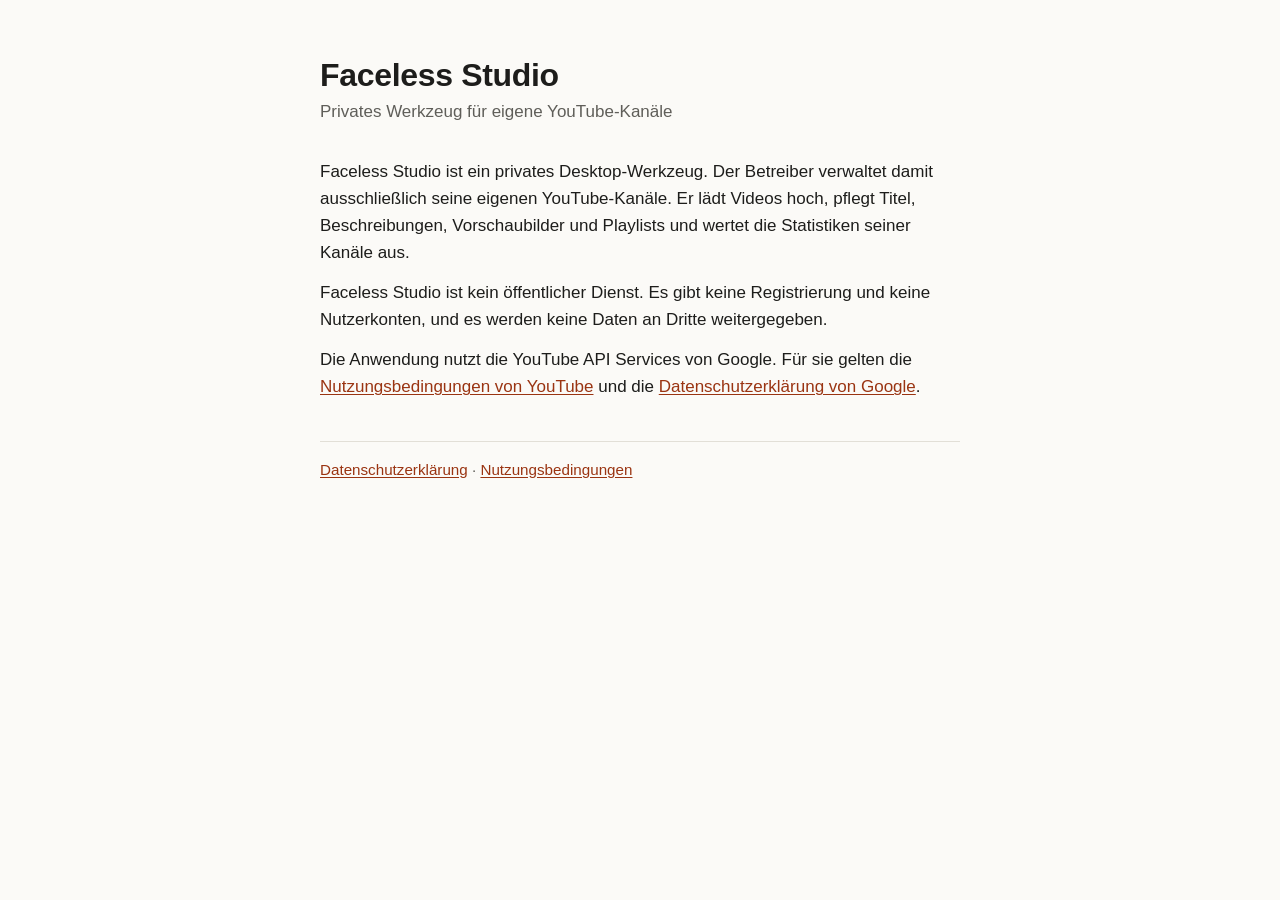
<file: index.html>
<!doctype html>
<html lang="de">
<head>
<meta charset="utf-8">
<meta name="viewport" content="width=device-width, initial-scale=1">
<title>Faceless Studio</title>
<meta name="description" content="Faceless Studio ist ein privates Werkzeug zur Verwaltung eigener YouTube-Kanäle.">
<link rel="stylesheet" href="style.css">
</head>
<body>
<main>
  <h1>Faceless Studio</h1>
  <p class="stand">Privates Werkzeug für eigene YouTube-Kanäle</p>

  <p>Faceless Studio ist ein privates Desktop-Werkzeug. Der Betreiber verwaltet damit ausschließlich seine eigenen YouTube-Kanäle. Er lädt Videos hoch, pflegt Titel, Beschreibungen, Vorschaubilder und Playlists und wertet die Statistiken seiner Kanäle aus.</p>
  <p>Faceless Studio ist kein öffentlicher Dienst. Es gibt keine Registrierung und keine Nutzerkonten, und es werden keine Daten an Dritte weitergegeben.</p>
  <p>Die Anwendung nutzt die YouTube API Services von Google. Für sie gelten die <a href="https://www.youtube.com/t/terms">Nutzungsbedingungen von YouTube</a> und die <a href="https://policies.google.com/privacy">Datenschutzerklärung von Google</a>.</p>

  <nav>
    <a href="datenschutz.html">Datenschutzerklärung</a> ·
    <a href="nutzungsbedingungen.html">Nutzungsbedingungen</a>
  </nav>
</main>
</body>
</html>
</file>
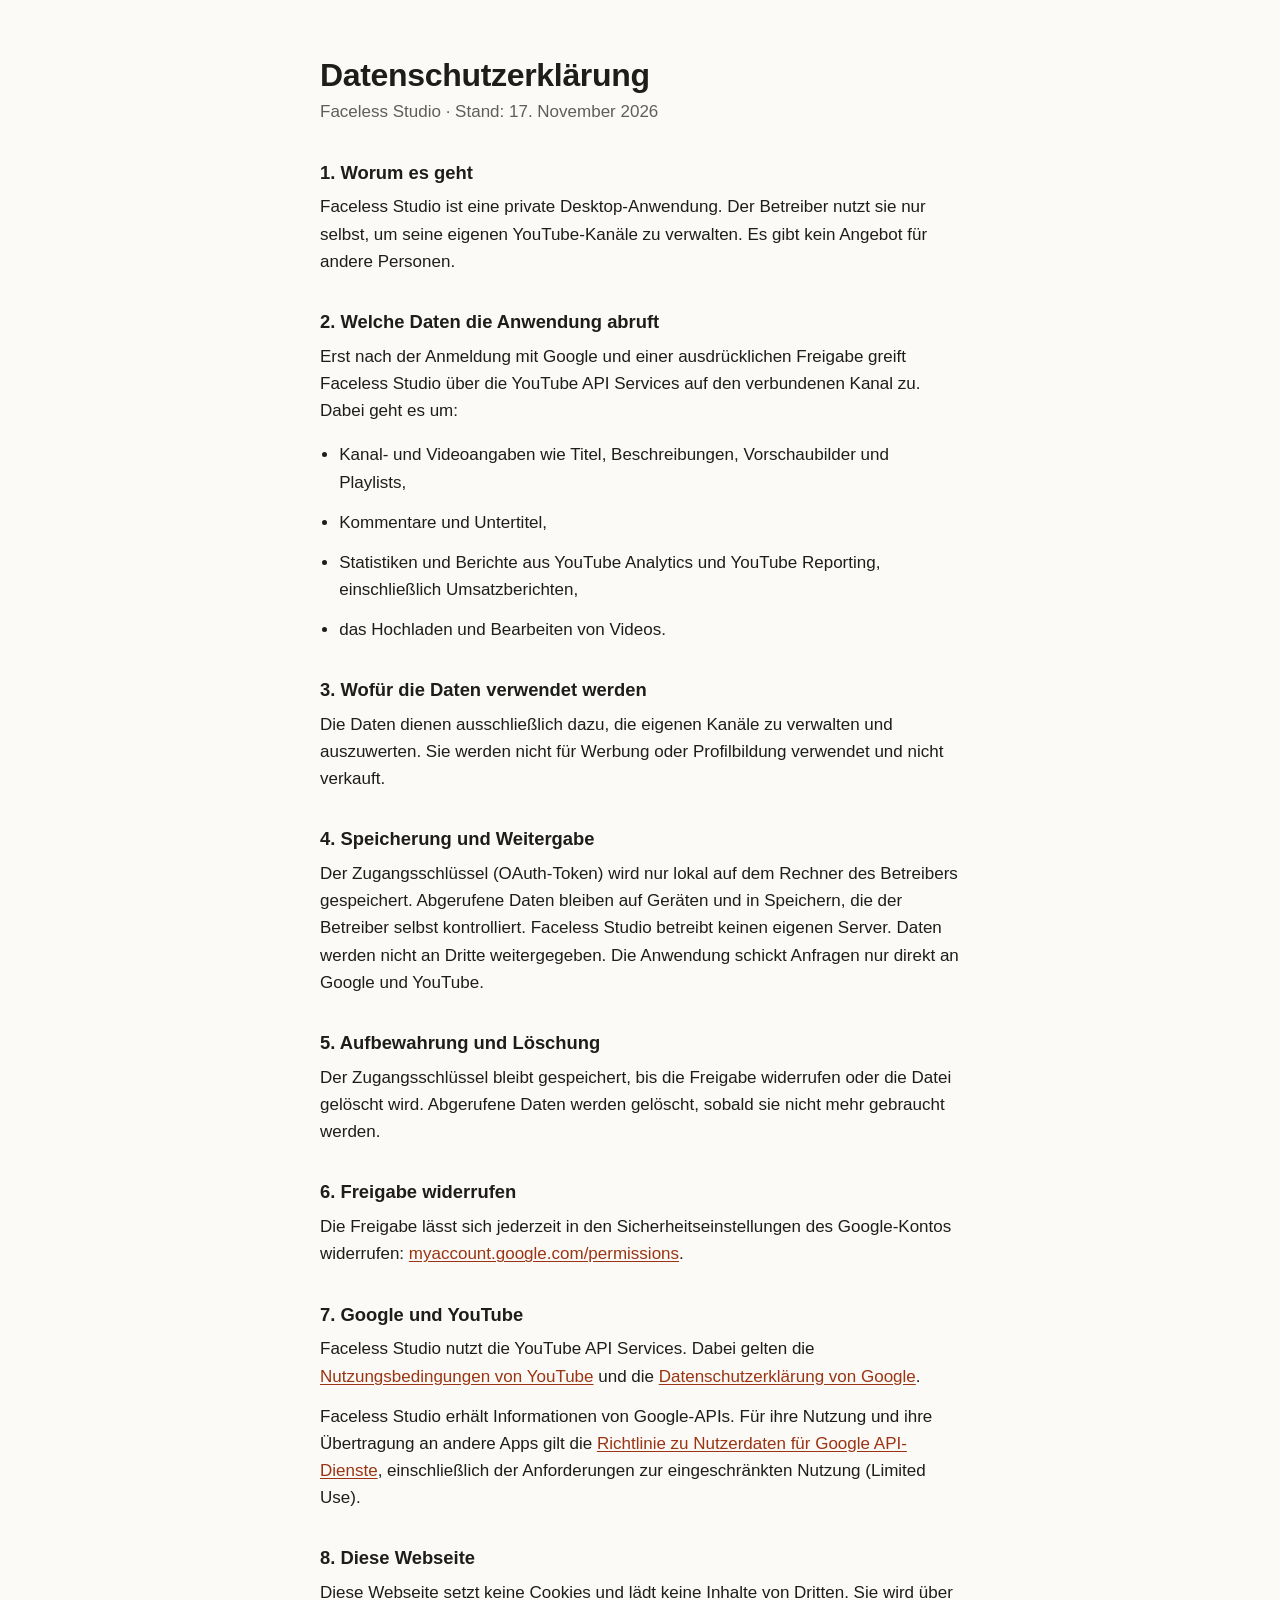
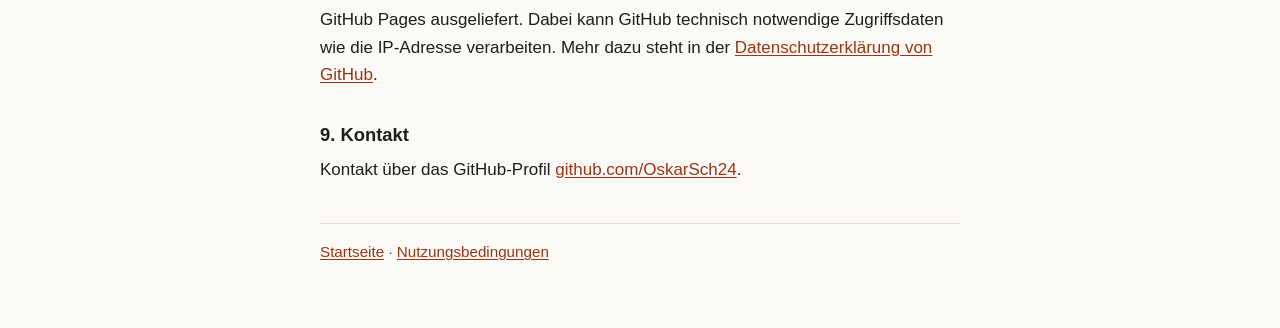
<file: datenschutz.html>
<!doctype html>
<html lang="de">
<head>
<meta charset="utf-8">
<meta name="viewport" content="width=device-width, initial-scale=1">
<title>Datenschutzerklärung – Faceless Studio</title>
<link rel="stylesheet" href="style.css">
</head>
<body>
<main>
  <h1>Datenschutzerklärung</h1>
  <p class="stand">Faceless Studio · Stand: 17. November 2026</p>

  <h2>1. Worum es geht</h2>
  <p>Faceless Studio ist eine private Desktop-Anwendung. Der Betreiber nutzt sie nur selbst, um seine eigenen YouTube-Kanäle zu verwalten. Es gibt kein Angebot für andere Personen.</p>

  <h2>2. Welche Daten die Anwendung abruft</h2>
  <p>Erst nach der Anmeldung mit Google und einer ausdrücklichen Freigabe greift Faceless Studio über die YouTube API Services auf den verbundenen Kanal zu. Dabei geht es um:</p>
  <ul>
    <li>Kanal- und Videoangaben wie Titel, Beschreibungen, Vorschaubilder und Playlists,</li>
    <li>Kommentare und Untertitel,</li>
    <li>Statistiken und Berichte aus YouTube Analytics und YouTube Reporting, einschließlich Umsatzberichten,</li>
    <li>das Hochladen und Bearbeiten von Videos.</li>
  </ul>

  <h2>3. Wofür die Daten verwendet werden</h2>
  <p>Die Daten dienen ausschließlich dazu, die eigenen Kanäle zu verwalten und auszuwerten. Sie werden nicht für Werbung oder Profilbildung verwendet und nicht verkauft.</p>

  <h2>4. Speicherung und Weitergabe</h2>
  <p>Der Zugangsschlüssel (OAuth-Token) wird nur lokal auf dem Rechner des Betreibers gespeichert. Abgerufene Daten bleiben auf Geräten und in Speichern, die der Betreiber selbst kontrolliert. Faceless Studio betreibt keinen eigenen Server. Daten werden nicht an Dritte weitergegeben. Die Anwendung schickt Anfragen nur direkt an Google und YouTube.</p>

  <h2>5. Aufbewahrung und Löschung</h2>
  <p>Der Zugangsschlüssel bleibt gespeichert, bis die Freigabe widerrufen oder die Datei gelöscht wird. Abgerufene Daten werden gelöscht, sobald sie nicht mehr gebraucht werden.</p>

  <h2>6. Freigabe widerrufen</h2>
  <p>Die Freigabe lässt sich jederzeit in den Sicherheitseinstellungen des Google-Kontos widerrufen: <a href="https://myaccount.google.com/permissions">myaccount.google.com/permissions</a>.</p>

  <h2>7. Google und YouTube</h2>
  <p>Faceless Studio nutzt die YouTube API Services. Dabei gelten die <a href="https://www.youtube.com/t/terms">Nutzungsbedingungen von YouTube</a> und die <a href="https://policies.google.com/privacy">Datenschutzerklärung von Google</a>.</p>
  <p>Faceless Studio erhält Informationen von Google-APIs. Für ihre Nutzung und ihre Übertragung an andere Apps gilt die <a href="https://developers.google.com/terms/api-services-user-data-policy">Richtlinie zu Nutzerdaten für Google API-Dienste</a>, einschließlich der Anforderungen zur eingeschränkten Nutzung (Limited Use).</p>

  <h2>8. Diese Webseite</h2>
  <p>Diese Webseite setzt keine Cookies und lädt keine Inhalte von Dritten. Sie wird über GitHub Pages ausgeliefert. Dabei kann GitHub technisch notwendige Zugriffsdaten wie die IP-Adresse verarbeiten. Mehr dazu steht in der <a href="https://docs.github.com/de/site-policy/privacy-policies/github-general-privacy-statement">Datenschutzerklärung von GitHub</a>.</p>

  <h2>9. Kontakt</h2>
  <p>Kontakt über das GitHub-Profil <a href="https://github.com/OskarSch24">github.com/OskarSch24</a>.</p>

  <footer><a href="./">Startseite</a> · <a href="nutzungsbedingungen.html">Nutzungsbedingungen</a></footer>
</main>
</body>
</html>
</file>
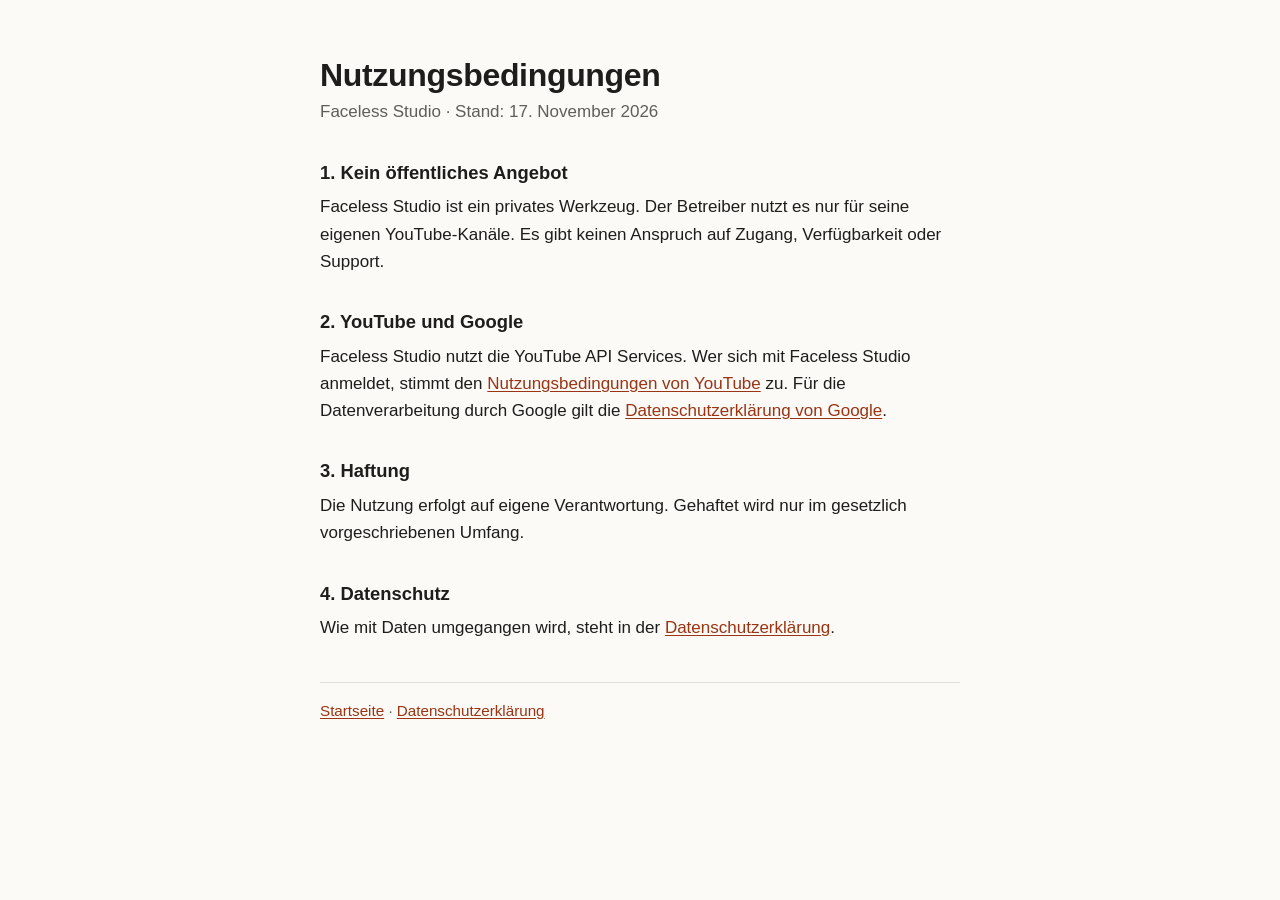
<file: nutzungsbedingungen.html>
<!doctype html>
<html lang="de">
<head>
<meta charset="utf-8">
<meta name="viewport" content="width=device-width, initial-scale=1">
<title>Nutzungsbedingungen – Faceless Studio</title>
<link rel="stylesheet" href="style.css">
</head>
<body>
<main>
  <h1>Nutzungsbedingungen</h1>
  <p class="stand">Faceless Studio · Stand: 17. November 2026</p>

  <h2>1. Kein öffentliches Angebot</h2>
  <p>Faceless Studio ist ein privates Werkzeug. Der Betreiber nutzt es nur für seine eigenen YouTube-Kanäle. Es gibt keinen Anspruch auf Zugang, Verfügbarkeit oder Support.</p>

  <h2>2. YouTube und Google</h2>
  <p>Faceless Studio nutzt die YouTube API Services. Wer sich mit Faceless Studio anmeldet, stimmt den <a href="https://www.youtube.com/t/terms">Nutzungsbedingungen von YouTube</a> zu. Für die Datenverarbeitung durch Google gilt die <a href="https://policies.google.com/privacy">Datenschutzerklärung von Google</a>.</p>

  <h2>3. Haftung</h2>
  <p>Die Nutzung erfolgt auf eigene Verantwortung. Gehaftet wird nur im gesetzlich vorgeschriebenen Umfang.</p>

  <h2>4. Datenschutz</h2>
  <p>Wie mit Daten umgegangen wird, steht in der <a href="datenschutz.html">Datenschutzerklärung</a>.</p>

  <footer><a href="./">Startseite</a> · <a href="datenschutz.html">Datenschutzerklärung</a></footer>
</main>
</body>
</html>
</file>
<file: style.css>
:root {
  --bg: #fbfaf7;
  --text: #1d1d1b;
  --muted: #5f5e59;
  --line: #e2dfd7;
  --link: #9a3412;
}
@media (prefers-color-scheme: dark) {
  :root {
    --bg: #161614;
    --text: #ecebe6;
    --muted: #a5a39b;
    --line: #2f2e2a;
    --link: #f59e66;
  }
}
* { box-sizing: border-box; }
html { -webkit-text-size-adjust: 100%; }
body {
  margin: 0;
  background: var(--bg);
  color: var(--text);
  font: 17px/1.6 -apple-system, BlinkMacSystemFont, "Segoe UI", Roboto, "Helvetica Neue", Arial, sans-serif;
}
main {
  max-width: 42rem;
  margin: 0 auto;
  padding: 3.5rem 1rem 4rem;
}
h1 { font-size: 2rem; line-height: 1.2; margin: 0 0 0.25rem; letter-spacing: -0.01em; }
h2 { font-size: 1.15rem; margin: 2rem 0 0.4rem; }
p, li { margin: 0 0 0.8rem; }
ul { padding-left: 1.2rem; }
.stand { color: var(--muted); margin-bottom: 2rem; }
a { color: var(--link); text-underline-offset: 2px; }
nav, footer {
  margin-top: 2.5rem;
  padding-top: 1rem;
  border-top: 1px solid var(--line);
  color: var(--muted);
  font-size: 0.95rem;
}
</file>
